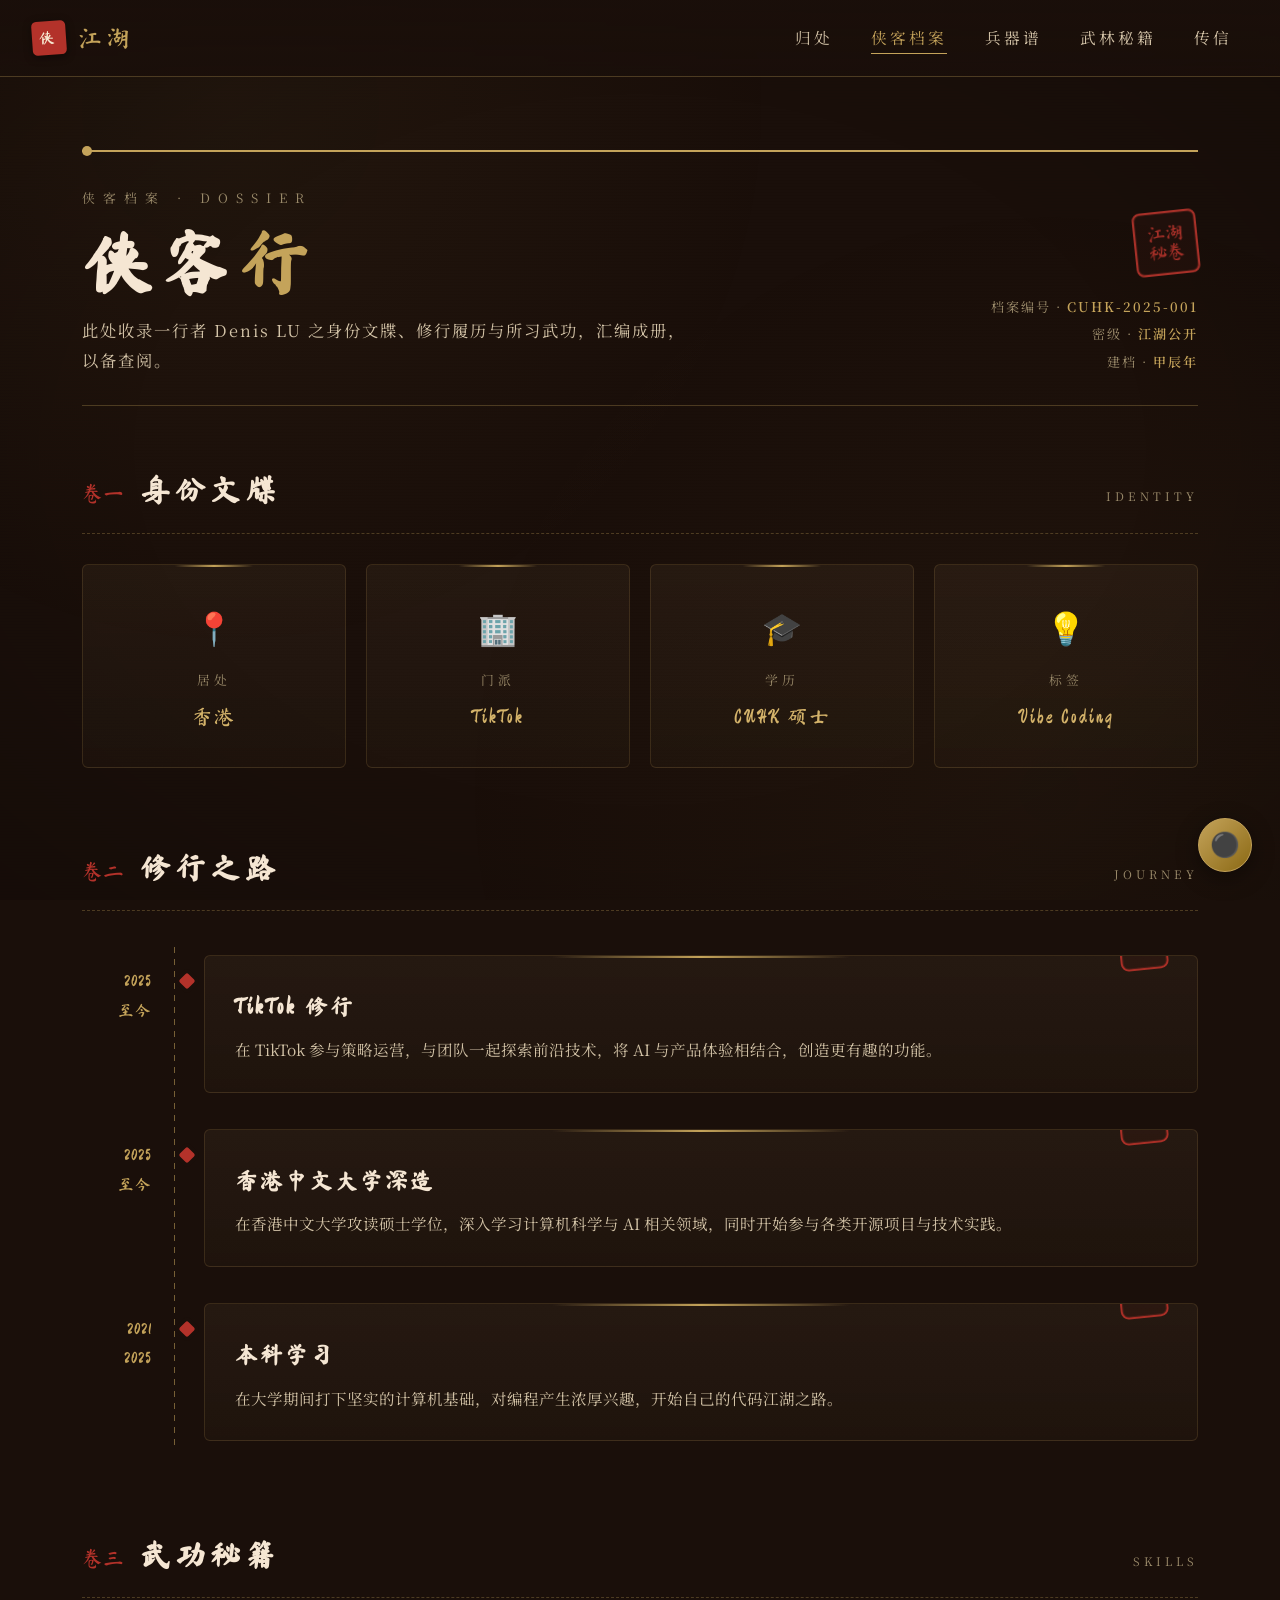
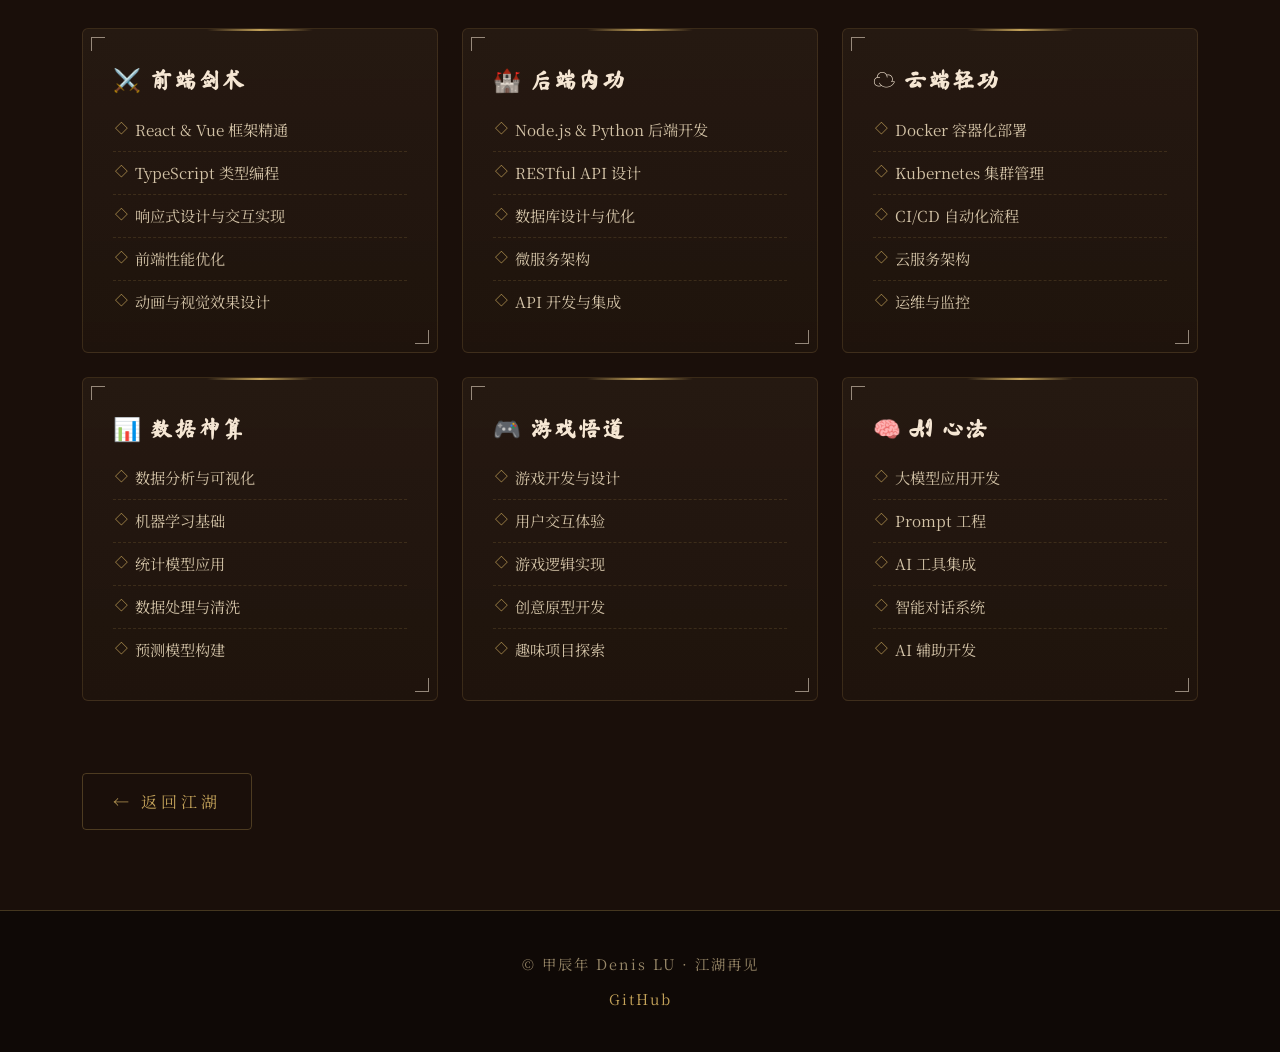
<file: about.html>
<!DOCTYPE html>
<html lang="zh-CN">
<head>
    <meta charset="UTF-8">
    <meta name="viewport" content="width=device-width, initial-scale=1.0">
    <title>侠客档案 · Denis LU</title>
    <meta name="description" content="Denis LU 侠客档案 —— 身份文牒、修行之路、武功秘籍。">
    <link rel="preconnect" href="https://fonts.googleapis.com">
    <link rel="preconnect" href="https://fonts.gstatic.com" crossorigin>
    <link href="https://fonts.googleapis.com/css2?family=Ma+Shan+Zheng&family=Noto+Serif+SC:wght@400;600;700;900&display=swap" rel="stylesheet">
    <link rel="stylesheet" href="wuxia.css">
    <style>
        /* 身份文牒 */
        .id-grid { display: grid; grid-template-columns: repeat(4, 1fr); gap: 20px; }
        .id-card { text-align: center; padding: 32px 18px; }
        .id-card .ic { font-size: 2rem; margin-bottom: 12px; }
        .id-card .lab { font-size: .8rem; letter-spacing: 4px; color: var(--text-muted); margin-bottom: 6px; }
        .id-card .val { font-family: var(--font-brush); font-size: 1.25rem; color: var(--primary-light); letter-spacing: 2px; }

        /* 档案时间轴 */
        .dossier-timeline { position: relative; padding-left: 8px; }
        .dossier-timeline::before {
            content: ''; position: absolute; left: 92px; top: 6px; bottom: 6px;
            width: 1px;
            background: repeating-linear-gradient(var(--primary) 0 6px, transparent 6px 12px);
            opacity: .55;
        }
        .tl-item { position: relative; display: grid; grid-template-columns: 80px 34px 1fr; gap: 0; margin-bottom: 8px; }
        .tl-date {
            font-family: var(--font-brush); color: var(--primary); font-size: .98rem;
            text-align: right; padding-right: 18px; padding-top: 26px; letter-spacing: 1px;
        }
        .tl-node { position: relative; padding-top: 30px; }
        .tl-node::before {
            content: ''; position: absolute; top: 34px; left: 50%; transform: translateX(-50%);
            width: 12px; height: 12px; background: var(--seal); border-radius: 2px;
            transform: translateX(-50%) rotate(45deg);
            box-shadow: 0 0 0 4px var(--bg-primary);
        }
        .tl-card { margin: 14px 0; }
        .tl-card h3 { font-family: var(--font-brush); font-size: 1.4rem; letter-spacing: 3px; color: var(--text-primary); margin-bottom: 8px; }
        .tl-card p { color: var(--text-secondary); font-size: .97rem; }
        .tl-stamp { float: right; width: 48px; height: 48px; font-size: .85rem; margin-top: -64px; }

        /* 武功秘籍卡 */
        .kungfu ul { list-style: none; margin-top: 8px; }
        .kungfu li {
            position: relative; padding: 7px 0 7px 22px;
            color: var(--text-secondary); font-size: .95rem;
            border-bottom: 1px dashed var(--paper-edge);
        }
        .kungfu li:last-child { border-bottom: none; }
        .kungfu li::before {
            content: '◇'; position: absolute; left: 2px; color: var(--primary); font-size: .8rem;
        }
        .kungfu h3 { display: flex; align-items: center; gap: 10px; font-family: var(--font-brush); font-size: 1.4rem; letter-spacing: 2px; color: var(--text-primary); }

        .back-row { margin-top: 20px; }
        @media (max-width: 860px) {
            .id-grid { grid-template-columns: repeat(2, 1fr); }
            .dossier-timeline::before { left: 22px; }
            .tl-item { grid-template-columns: 0 46px 1fr; }
            .tl-date { grid-column: 3; text-align: left; padding: 0 0 0 0; padding-top: 0; margin-bottom: 2px; color: var(--seal); }
            .tl-node { padding-top: 26px; }
            .tl-stamp { margin-top: -54px; }
        }
    </style>
</head>
<body>
    <nav class="nav">
        <div class="nav-inner">
            <a class="brand" href="index.html"><span class="brand-seal">侠</span>江湖</a>
            <button class="nav-toggle" id="navToggle" aria-label="菜单"><span></span><span></span><span></span></button>
            <ul class="nav-links" id="navLinks">
                <li><a href="index.html">归处</a></li>
                <li><a href="about.html" class="active">侠客档案</a></li>
                <li><a href="projects.html">兵器谱</a></li>
                <li><a href="blog.html">武林秘籍</a></li>
                <li><a href="index.html#contact">传信</a></li>
            </ul>
        </div>
    </nav>

    <main class="archive">
        <!-- 档案封面 -->
        <header class="archive-head">
            <div>
                <div class="archive-kicker">侠客档案 · DOSSIER</div>
                <h1 class="archive-title">侠客<span class="accent">行</span></h1>
                <p class="archive-sub">此处收录一行者 Denis LU 之身份文牒、修行履历与所习武功，汇编成册，以备查阅。</p>
            </div>
            <div style="display:flex;flex-direction:column;align-items:flex-end;gap:18px;">
                <div class="seal seal-stamp">江湖<br>秘卷</div>
                <div class="archive-meta">
                    档案编号 · <b>CUHK-2025-001</b><br>
                    密级 · <b>江湖公开</b><br>
                    建档 · <b>甲辰年</b>
                </div>
            </div>
        </header>

        <!-- 卷一 · 身份文牒 -->
        <section class="volume">
            <div class="volume-head reveal">
                <span class="volume-no">卷一</span>
                <h2 class="volume-title">身份文牒</h2>
                <span class="volume-en">Identity</span>
            </div>
            <div class="id-grid">
                <div class="file-card id-card reveal"><div class="ic">📍</div><div class="lab">居处</div><div class="val">香港</div></div>
                <div class="file-card id-card reveal reveal-d1"><div class="ic">🏢</div><div class="lab">门派</div><div class="val">TikTok</div></div>
                <div class="file-card id-card reveal reveal-d2"><div class="ic">🎓</div><div class="lab">学历</div><div class="val">CUHK 硕士</div></div>
                <div class="file-card id-card reveal reveal-d3"><div class="ic">💡</div><div class="lab">标签</div><div class="val">Vibe Coding</div></div>
            </div>
        </section>

        <!-- 卷二 · 修行之路 -->
        <section class="volume">
            <div class="volume-head reveal">
                <span class="volume-no">卷二</span>
                <h2 class="volume-title">修行之路</h2>
                <span class="volume-en">Journey</span>
            </div>
            <div class="dossier-timeline">
                <div class="tl-item reveal">
                    <div class="tl-date">2025<br>至今</div>
                    <div class="tl-node"></div>
                    <div class="file-card tl-card">
                        <div class="seal tl-stamp">验讫</div>
                        <h3>TikTok 修行</h3>
                        <p>在 TikTok 参与策略运营，与团队一起探索前沿技术，将 AI 与产品体验相结合，创造更有趣的功能。</p>
                    </div>
                </div>
                <div class="tl-item reveal">
                    <div class="tl-date">2025<br>至今</div>
                    <div class="tl-node"></div>
                    <div class="file-card tl-card">
                        <div class="seal tl-stamp">验讫</div>
                        <h3>香港中文大学深造</h3>
                        <p>在香港中文大学攻读硕士学位，深入学习计算机科学与 AI 相关领域，同时开始参与各类开源项目与技术实践。</p>
                    </div>
                </div>
                <div class="tl-item reveal">
                    <div class="tl-date">2021<br>2025</div>
                    <div class="tl-node"></div>
                    <div class="file-card tl-card">
                        <div class="seal tl-stamp">验讫</div>
                        <h3>本科学习</h3>
                        <p>在大学期间打下坚实的计算机基础，对编程产生浓厚兴趣，开始自己的代码江湖之路。</p>
                    </div>
                </div>
            </div>
        </section>

        <!-- 卷三 · 武功秘籍 -->
        <section class="volume">
            <div class="volume-head reveal">
                <span class="volume-no">卷三</span>
                <h2 class="volume-title">武功秘籍</h2>
                <span class="volume-en">Skills</span>
            </div>
            <div class="grid grid-3">
                <div class="file-card kungfu reveal">
                    <span class="tick tl"></span><span class="tick br"></span>
                    <h3>⚔️ 前端剑术</h3>
                    <ul>
                        <li>React &amp; Vue 框架精通</li>
                        <li>TypeScript 类型编程</li>
                        <li>响应式设计与交互实现</li>
                        <li>前端性能优化</li>
                        <li>动画与视觉效果设计</li>
                    </ul>
                </div>
                <div class="file-card kungfu reveal reveal-d1">
                    <span class="tick tl"></span><span class="tick br"></span>
                    <h3>🏰 后端内功</h3>
                    <ul>
                        <li>Node.js &amp; Python 后端开发</li>
                        <li>RESTful API 设计</li>
                        <li>数据库设计与优化</li>
                        <li>微服务架构</li>
                        <li>API 开发与集成</li>
                    </ul>
                </div>
                <div class="file-card kungfu reveal reveal-d2">
                    <span class="tick tl"></span><span class="tick br"></span>
                    <h3>☁️ 云端轻功</h3>
                    <ul>
                        <li>Docker 容器化部署</li>
                        <li>Kubernetes 集群管理</li>
                        <li>CI/CD 自动化流程</li>
                        <li>云服务架构</li>
                        <li>运维与监控</li>
                    </ul>
                </div>
                <div class="file-card kungfu reveal">
                    <span class="tick tl"></span><span class="tick br"></span>
                    <h3>📊 数据神算</h3>
                    <ul>
                        <li>数据分析与可视化</li>
                        <li>机器学习基础</li>
                        <li>统计模型应用</li>
                        <li>数据处理与清洗</li>
                        <li>预测模型构建</li>
                    </ul>
                </div>
                <div class="file-card kungfu reveal reveal-d1">
                    <span class="tick tl"></span><span class="tick br"></span>
                    <h3>🎮 游戏悟道</h3>
                    <ul>
                        <li>游戏开发与设计</li>
                        <li>用户交互体验</li>
                        <li>游戏逻辑实现</li>
                        <li>创意原型开发</li>
                        <li>趣味项目探索</li>
                    </ul>
                </div>
                <div class="file-card kungfu reveal reveal-d2">
                    <span class="tick tl"></span><span class="tick br"></span>
                    <h3>🧠 AI 心法</h3>
                    <ul>
                        <li>大模型应用开发</li>
                        <li>Prompt 工程</li>
                        <li>AI 工具集成</li>
                        <li>智能对话系统</li>
                        <li>AI 辅助开发</li>
                    </ul>
                </div>
            </div>
        </section>

        <div class="back-row reveal">
            <a class="btn btn-ghost" href="index.html">← 返回江湖</a>
        </div>
    </main>

    <footer class="footer">
        <p>&copy; 甲辰年 Denis LU · 江湖再见</p>
        <p style="margin-top:8px;"><a href="https://github.com/lccuhk" target="_blank" rel="noopener noreferrer">GitHub</a></p>
    </footer>

    <script src="theme-manager.js"></script>
    <script>
        const navToggle = document.getElementById('navToggle');
        const navLinks = document.getElementById('navLinks');
        navToggle.addEventListener('click', () => navLinks.classList.toggle('open'));
        navLinks.querySelectorAll('a').forEach(a => a.addEventListener('click', () => navLinks.classList.remove('open')));

        const io = new IntersectionObserver((entries) => {
            entries.forEach(en => { if (en.isIntersecting) { en.target.classList.add('in'); io.unobserve(en.target); } });
        }, { threshold: 0.12 });
        document.querySelectorAll('.reveal').forEach(el => io.observe(el));
    </script>
</body>
</html>
</file>
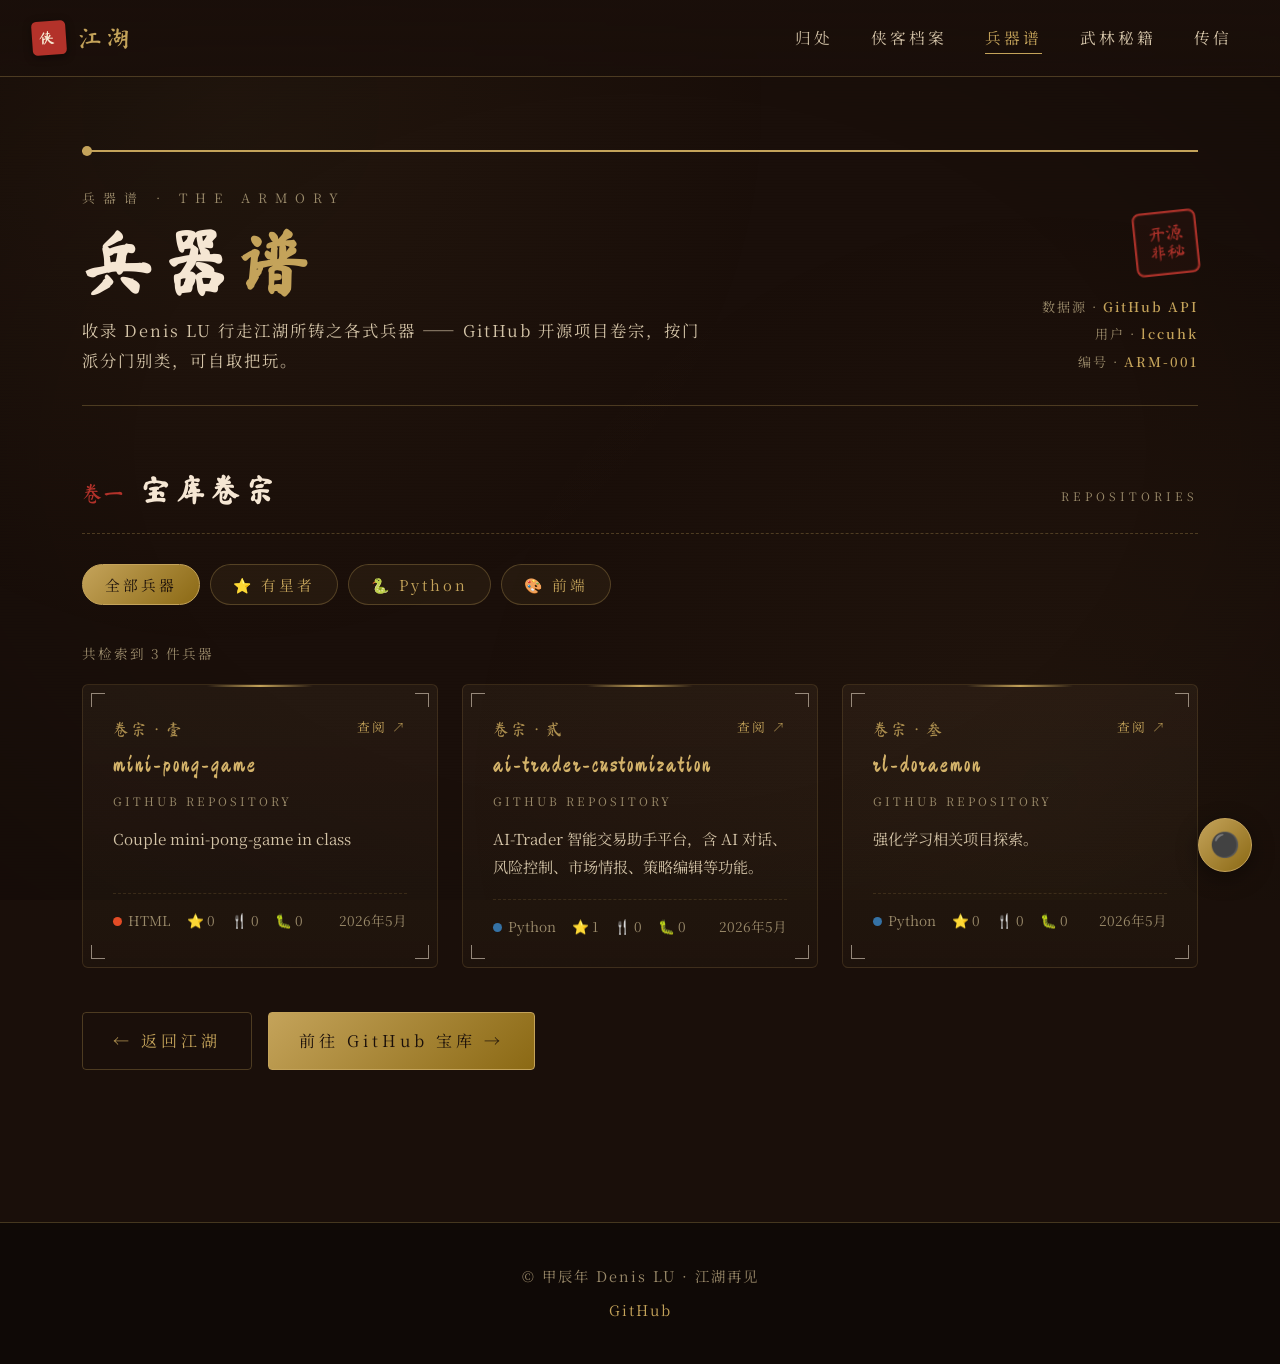
<file: projects.html>
<!DOCTYPE html>
<html lang="zh-CN">
<head>
    <meta charset="UTF-8">
    <meta name="viewport" content="width=device-width, initial-scale=1.0">
    <title>兵器谱 · Denis LU 的 GitHub 宝库</title>
    <meta name="description" content="Denis LU 的兵器谱档案馆 —— GitHub 开源项目卷宗一览。">
    <link rel="preconnect" href="https://fonts.googleapis.com">
    <link rel="preconnect" href="https://fonts.gstatic.com" crossorigin>
    <link href="https://fonts.googleapis.com/css2?family=Ma+Shan+Zheng&family=Noto+Serif+SC:wght@400;600;700;900&display=swap" rel="stylesheet">
    <link rel="stylesheet" href="wuxia.css">
    <style>
        /* 检索条 */
        .filters { display: flex; flex-wrap: wrap; gap: 10px; margin-bottom: 36px; }
        .chip {
            font-family: var(--font-kai);
            padding: 9px 22px; letter-spacing: 3px; font-size: .92rem;
            color: var(--primary); background: rgba(196,163,90,.07);
            border: 1px solid var(--border-color); border-radius: 30px;
            cursor: pointer; transition: all .28s ease;
        }
        .chip:hover { transform: translateY(-2px); border-color: var(--primary); }
        .chip.active {
            color: var(--bg-primary);
            background: linear-gradient(135deg, var(--primary), var(--primary-dark));
            border-color: var(--primary);
        }
        /* 兵器卷宗 */
        .weapon { display: block; color: inherit; }
        .weapon-top { display: flex; align-items: flex-start; justify-content: space-between; gap: 14px; }
        .weapon-name { font-family: var(--font-brush); font-size: 1.45rem; letter-spacing: 2px; color: var(--primary-light); }
        .weapon-cat { font-size: .72rem; letter-spacing: 3px; color: var(--text-muted); margin: 4px 0 12px; text-transform: uppercase; }
        .weapon-desc { color: var(--text-secondary); font-size: .95rem; min-height: 50px; }
        .weapon-foot {
            display: flex; align-items: center; gap: 16px; flex-wrap: wrap;
            margin-top: 18px; padding-top: 14px; border-top: 1px dashed var(--paper-edge);
            font-size: .85rem; color: var(--text-muted);
        }
        .lang-dot { display: inline-block; width: 9px; height: 9px; border-radius: 50%; margin-right: 6px; }
        .weapon-date { margin-left: auto; }
        .count-note { color: var(--text-muted); font-size: .85rem; letter-spacing: 2px; margin-bottom: 18px; }
        .external { color: var(--primary); font-size: .8rem; letter-spacing: 2px; }
        .back-row { margin-top: 44px; }
    </style>
</head>
<body>
    <nav class="nav">
        <div class="nav-inner">
            <a class="brand" href="index.html"><span class="brand-seal">侠</span>江湖</a>
            <button class="nav-toggle" id="navToggle" aria-label="菜单"><span></span><span></span><span></span></button>
            <ul class="nav-links" id="navLinks">
                <li><a href="index.html">归处</a></li>
                <li><a href="about.html">侠客档案</a></li>
                <li><a href="projects.html" class="active">兵器谱</a></li>
                <li><a href="blog.html">武林秘籍</a></li>
                <li><a href="index.html#contact">传信</a></li>
            </ul>
        </div>
    </nav>

    <main class="archive">
        <header class="archive-head">
            <div>
                <div class="archive-kicker">兵器谱 · THE ARMORY</div>
                <h1 class="archive-title">兵器<span class="accent">谱</span></h1>
                <p class="archive-sub">收录 Denis LU 行走江湖所铸之各式兵器 —— GitHub 开源项目卷宗，按门派分门别类，可自取把玩。</p>
            </div>
            <div style="display:flex;flex-direction:column;align-items:flex-end;gap:18px;">
                <div class="seal seal-stamp">开源<br>非秘</div>
                <div class="archive-meta">
                    数据源 · <b>GitHub API</b><br>
                    用户 · <b>lccuhk</b><br>
                    编号 · <b>ARM-001</b>
                </div>
            </div>
        </header>

        <section class="volume">
            <div class="volume-head reveal">
                <span class="volume-no">卷一</span>
                <h2 class="volume-title">宝库卷宗</h2>
                <span class="volume-en">Repositories</span>
            </div>

            <div class="filters reveal" id="filters">
                <button class="chip active" data-filter="all">全部兵器</button>
                <button class="chip" data-filter="starred">⭐ 有星者</button>
                <button class="chip" data-filter="python">🐍 Python</button>
                <button class="chip" data-filter="frontend">🎨 前端</button>
            </div>
            <p class="count-note" id="countNote"></p>

            <div class="grid grid-auto" id="repoGrid">
                <div class="loading" style="grid-column:1/-1;"><div class="spinner"></div>正在调取宝库卷宗…</div>
            </div>

            <div class="back-row reveal">
                <a class="btn btn-ghost" href="index.html">← 返回江湖</a>
                <a class="btn" href="https://github.com/lccuhk" target="_blank" rel="noopener noreferrer" style="margin-left:12px;">前往 GitHub 宝库 →</a>
            </div>
        </section>
    </main>

    <footer class="footer">
        <p>&copy; 甲辰年 Denis LU · 江湖再见</p>
        <p style="margin-top:8px;"><a href="https://github.com/lccuhk" target="_blank" rel="noopener noreferrer">GitHub</a></p>
    </footer>

    <script src="theme-manager.js"></script>
    <script>
        // 移动端菜单
        const navToggle = document.getElementById('navToggle');
        const navLinks = document.getElementById('navLinks');
        navToggle.addEventListener('click', () => navLinks.classList.toggle('open'));
        navLinks.querySelectorAll('a').forEach(a => a.addEventListener('click', () => navLinks.classList.remove('open')));

        // 滚动入场
        const io = new IntersectionObserver((entries) => {
            entries.forEach(en => { if (en.isIntersecting) { en.target.classList.add('in'); io.unobserve(en.target); } });
        }, { threshold: 0.08 });
        document.querySelectorAll('.reveal').forEach(el => io.observe(el));

        // ---------- 兵器谱数据 ----------
        const languageColors = {
            Python:'#3572A5', JavaScript:'#f1e05a', HTML:'#e34c26', TypeScript:'#3178c6',
            Vue:'#41b883', CSS:'#563d7c', Java:'#b07219', 'C++':'#f34b7d', C:'#555555',
            'Jupyter Notebook':'#DA5B0B', Shell:'#89e051', default:'#9a8a6a'
        };
        const FRONT_LANGS = ['HTML','JavaScript','TypeScript','Vue','CSS','SCSS','Shell'];
        const CN = ['壹','贰','叁','肆','伍','陆','柒','捌','玖','拾'];
        const cnNo = i => CN[i] || (i + 1);

        const MOCK = [
            { name:'mini-pong-game', description:'Couple mini-pong-game in class', html_url:'https://github.com/lccuhk/mini-pong-game', language:'HTML', stargazers_count:0, forks_count:0, open_issues_count:0, updated_at:'2026-05-31T10:13:23Z' },
            { name:'ai-trader-customization', description:'AI-Trader 智能交易助手平台，含 AI 对话、风险控制、市场情报、策略编辑等功能。', html_url:'https://github.com/lccuhk/ai-trader-customization', language:'Python', stargazers_count:1, forks_count:0, open_issues_count:0, updated_at:'2026-05-31T09:17:07Z' },
            { name:'rl-doraemon', description:'强化学习相关项目探索。', html_url:'https://github.com/lccuhk/rl-doraemon', language:'Python', stargazers_count:0, forks_count:0, open_issues_count:0, updated_at:'2026-05-20T08:00:00Z' }
        ];

        let allProjects = [];
        let currentFilter = 'all';

        function esc(s){ return String(s == null ? '' : s).replace(/[&<>"]/g, c => ({'&':'&amp;','<':'&lt;','>':'&gt;','"':'&quot;'}[c])); }
        function fmtDate(d){ try { return new Date(d).toLocaleDateString('zh-CN',{year:'numeric',month:'short'}); } catch(e){ return ''; } }

        function renderProjects(list) {
            const grid = document.getElementById('repoGrid');
            document.getElementById('countNote').textContent = `共检索到 ${list.length} 件兵器`;
            if (!list.length) {
                grid.innerHTML = '<p class="muted" style="grid-column:1/-1;text-align:center;padding:40px;">此门暂无兵器</p>';
                return;
            }
            grid.innerHTML = list.map((p, i) => `
                <a class="file-card weapon reveal" href="${esc(p.html_url)}" target="_blank" rel="noopener noreferrer">
                    <span class="tick tl"></span><span class="tick tr"></span><span class="tick bl"></span><span class="tick br"></span>
                    <div class="weapon-top">
                        <div>
                            <div class="file-no">卷宗 · ${cnNo(i)}</div>
                            <div class="weapon-name">${esc(p.name)}</div>
                        </div>
                        <span class="external">查阅 ↗</span>
                    </div>
                    <div class="weapon-cat">GitHub Repository</div>
                    <p class="weapon-desc">${esc(p.description || '暂无描述')}</p>
                    <div class="weapon-foot">
                        <span><span class="lang-dot" style="background:${languageColors[p.language] || languageColors.default}"></span>${esc(p.language || '未知')}</span>
                        <span>⭐ ${p.stargazers_count || 0}</span>
                        <span>🍴 ${p.forks_count || 0}</span>
                        <span>🐛 ${p.open_issues_count || 0}</span>
                        <span class="weapon-date">${fmtDate(p.updated_at)}</span>
                    </div>
                </a>`).join('');
            grid.querySelectorAll('.reveal').forEach(el => io.observe(el));
        }

        function applyFilter(filter) {
            currentFilter = filter;
            let list = allProjects;
            if (filter === 'starred') list = allProjects.filter(p => (p.stargazers_count || 0) > 0);
            else if (filter === 'python') list = allProjects.filter(p => p.language === 'Python');
            else if (filter === 'frontend') list = allProjects.filter(p => FRONT_LANGS.includes(p.language));
            renderProjects(list);
        }

        document.getElementById('filters').addEventListener('click', (e) => {
            const btn = e.target.closest('.chip');
            if (!btn) return;
            document.querySelectorAll('.chip').forEach(b => b.classList.remove('active'));
            btn.classList.add('active');
            applyFilter(btn.dataset.filter);
        });

        fetch('https://api.github.com/users/lccuhk/repos?per_page=100&sort=updated')
            .then(r => { if (!r.ok) throw new Error('api'); return r.json(); })
            .then(data => {
                if (Array.isArray(data) && data.length) { allProjects = data; }
                else { allProjects = MOCK; }
                applyFilter(currentFilter);
            })
            .catch(() => { allProjects = MOCK; applyFilter(currentFilter); });
    </script>
</body>
</html>
</file>
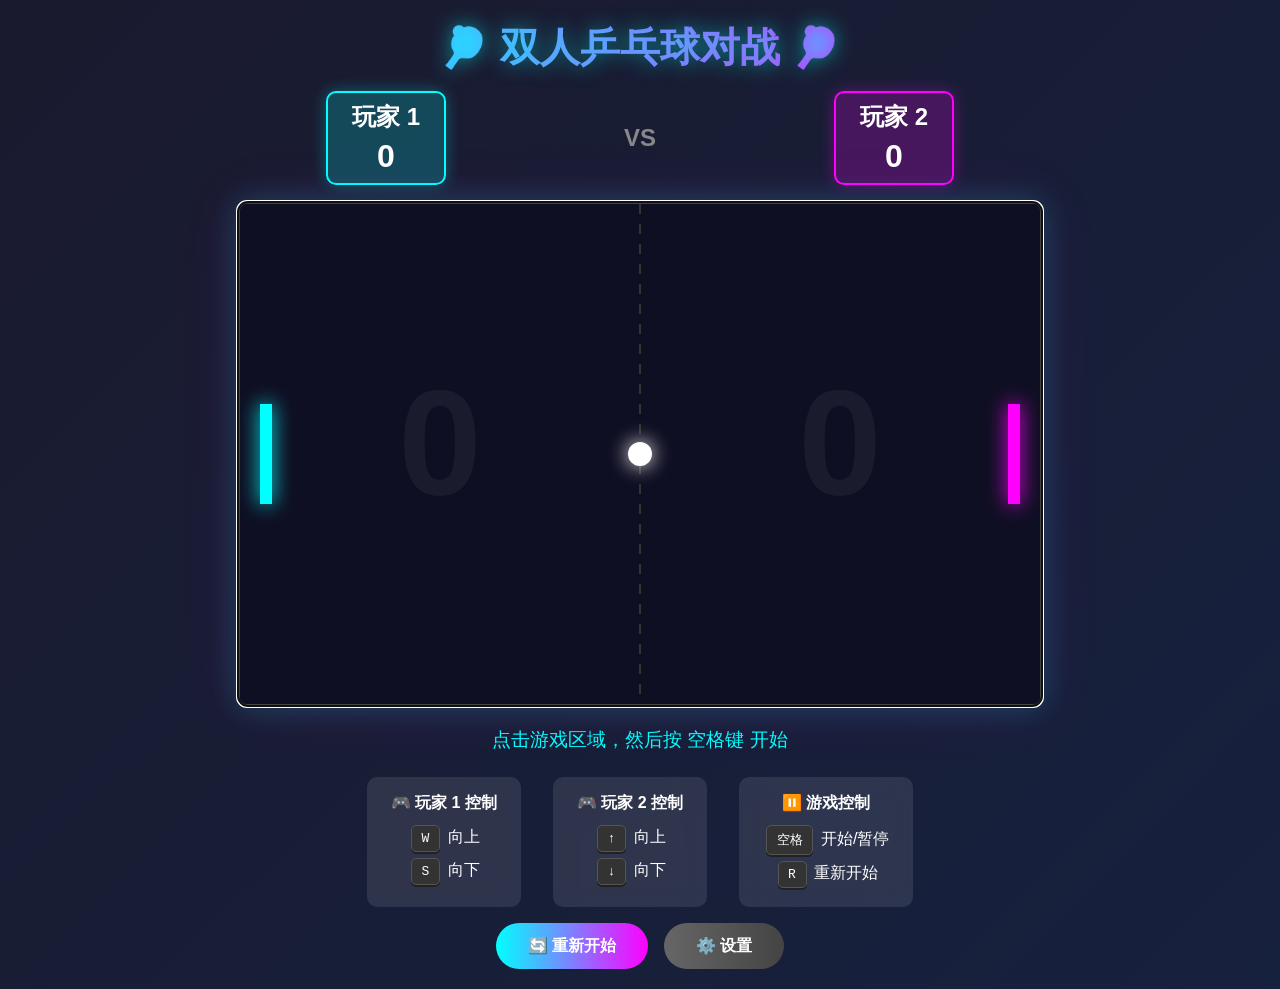
<file: games/pong_game.html>
<!DOCTYPE html>
<html lang="zh-CN">
<head>
    <meta charset="UTF-8">
    <meta name="viewport" content="width=device-width, initial-scale=1.0">
    <title>双人乒乓球对战</title>
    <style>
        * {
            margin: 0;
            padding: 0;
            box-sizing: border-box;
        }

        body {
            background: linear-gradient(135deg, #1a1a2e 0%, #16213e 100%);
            min-height: 100vh;
            display: flex;
            flex-direction: column;
            align-items: center;
            justify-content: center;
            font-family: 'Segoe UI', Tahoma, Geneva, Verdana, sans-serif;
            color: white;
            overflow-y: auto;
            overflow-x: hidden;
            padding: 20px 0;
        }

        .game-container {
            text-align: center;
        }

        h1 {
            font-size: 2.5rem;
            margin-bottom: 1rem;
            text-shadow: 0 0 20px rgba(0, 255, 255, 0.5);
            background: linear-gradient(90deg, #00ffff, #ff00ff);
            -webkit-background-clip: text;
            -webkit-text-fill-color: transparent;
            background-clip: text;
        }

        .scoreboard {
            display: flex;
            justify-content: space-around;
            align-items: center;
            margin-bottom: 1rem;
            font-size: 1.5rem;
            font-weight: bold;
        }

        .player {
            padding: 0.5rem 1.5rem;
            border-radius: 10px;
            min-width: 120px;
        }

        .player1 {
            background: rgba(0, 255, 255, 0.2);
            border: 2px solid #00ffff;
            box-shadow: 0 0 15px rgba(0, 255, 255, 0.3);
        }

        .player2 {
            background: rgba(255, 0, 255, 0.2);
            border: 2px solid #ff00ff;
            box-shadow: 0 0 15px rgba(255, 0, 255, 0.3);
        }

        .score {
            font-size: 2rem;
            margin-top: 0.3rem;
        }

        .vs {
            font-size: 1.5rem;
            color: #888;
        }

        #gameCanvas {
            border: 3px solid #444;
            border-radius: 10px;
            box-shadow: 0 0 30px rgba(0, 255, 255, 0.2), 0 0 60px rgba(255, 0, 255, 0.1);
            background: #0f0f23;
        }

        .controls {
            margin-top: 1.5rem;
            display: flex;
            gap: 2rem;
            flex-wrap: wrap;
            justify-content: center;
        }

        .control-info {
            background: rgba(255, 255, 255, 0.1);
            padding: 1rem 1.5rem;
            border-radius: 10px;
            backdrop-filter: blur(10px);
        }

        .control-info h3 {
            margin-bottom: 0.5rem;
            font-size: 1rem;
        }

        .key {
            display: inline-block;
            background: #333;
            padding: 0.3rem 0.6rem;
            border-radius: 5px;
            margin: 0.2rem;
            font-family: monospace;
            border: 1px solid #555;
            box-shadow: 0 2px 0 #222;
        }

        .game-status {
            margin-top: 1rem;
            font-size: 1.2rem;
            min-height: 1.5rem;
            color: #00ffff;
        }

        .winner {
            font-size: 2rem;
            color: #ffd700;
            text-shadow: 0 0 20px rgba(255, 215, 0, 0.5);
            animation: pulse 1s infinite;
        }

        @keyframes pulse {
            0%, 100% { transform: scale(1); }
            50% { transform: scale(1.05); }
        }

        .button-group {
            display: flex;
            gap: 1rem;
            justify-content: center;
            margin-top: 1rem;
        }

        button {
            padding: 0.8rem 2rem;
            font-size: 1rem;
            background: linear-gradient(90deg, #00ffff, #ff00ff);
            border: none;
            border-radius: 25px;
            color: white;
            font-weight: bold;
            cursor: pointer;
            transition: transform 0.2s, box-shadow 0.2s;
        }

        button:hover {
            transform: scale(1.05);
            box-shadow: 0 0 20px rgba(0, 255, 255, 0.5);
        }

        button:active {
            transform: scale(0.98);
        }

        button.secondary {
            background: linear-gradient(90deg, #666, #444);
        }

        button.secondary:hover {
            box-shadow: 0 0 20px rgba(255, 255, 255, 0.3);
        }

        .settings-panel {
            position: fixed;
            top: 50%;
            left: 50%;
            transform: translate(-50%, -50%);
            background: rgba(20, 20, 40, 0.95);
            padding: 2rem;
            border-radius: 15px;
            border: 2px solid #00ffff;
            box-shadow: 0 0 30px rgba(0, 255, 255, 0.3);
            z-index: 100;
            display: none;
            min-width: 300px;
        }

        .settings-panel.active {
            display: block;
            animation: fadeIn 0.3s ease;
        }

        @keyframes fadeIn {
            from { opacity: 0; transform: translate(-50%, -50%) scale(0.9); }
            to { opacity: 1; transform: translate(-50%, -50%) scale(1); }
        }

        .settings-panel h2 {
            margin-bottom: 1.5rem;
            color: #00ffff;
        }

        .setting-item {
            margin-bottom: 1.5rem;
            text-align: left;
        }

        .setting-item label {
            display: block;
            margin-bottom: 0.5rem;
            font-size: 1rem;
        }

        .setting-item select {
            width: 100%;
            padding: 0.5rem;
            border-radius: 8px;
            border: 2px solid #444;
            background: #1a1a2e;
            color: white;
            font-size: 1rem;
            cursor: pointer;
        }

        .setting-item select:focus {
            outline: none;
            border-color: #00ffff;
        }

        .setting-item .toggle {
            display: flex;
            align-items: center;
            gap: 1rem;
        }

        .toggle-switch {
            position: relative;
            width: 50px;
            height: 25px;
            background: #444;
            border-radius: 25px;
            cursor: pointer;
            transition: background 0.3s;
        }

        .toggle-switch.active {
            background: linear-gradient(90deg, #00ffff, #ff00ff);
        }

        .toggle-switch::after {
            content: '';
            position: absolute;
            width: 21px;
            height: 21px;
            background: white;
            border-radius: 50%;
            top: 2px;
            left: 2px;
            transition: transform 0.3s;
        }

        .toggle-switch.active::after {
            transform: translateX(25px);
        }

        .overlay {
            position: fixed;
            top: 0;
            left: 0;
            width: 100%;
            height: 100%;
            background: rgba(0, 0, 0, 0.7);
            z-index: 99;
            display: none;
        }

        .overlay.active {
            display: block;
        }

        .countdown {
            position: absolute;
            top: 50%;
            left: 50%;
            transform: translate(-50%, -50%);
            font-size: 8rem;
            font-weight: bold;
            color: #00ffff;
            text-shadow: 0 0 30px rgba(0, 255, 255, 0.8);
            pointer-events: none;
            opacity: 0;
            z-index: 10;
        }

        .countdown.show {
            animation: countdownPop 1s ease-out;
        }

        @keyframes countdownPop {
            0% { opacity: 0; transform: translate(-50%, -50%) scale(2); }
            20% { opacity: 1; transform: translate(-50%, -50%) scale(1); }
            80% { opacity: 1; transform: translate(-50%, -50%) scale(1); }
            100% { opacity: 0; transform: translate(-50%, -50%) scale(0.5); }
        }

        .canvas-wrapper {
            position: relative;
            display: inline-block;
        }

        @media (max-width: 900px) {
            h1 {
                font-size: 1.8rem;
            }

            #gameCanvas {
                width: 100%;
                max-width: 600px;
                height: auto;
            }

            .scoreboard {
                font-size: 1.2rem;
            }

            .player {
                padding: 0.3rem 1rem;
                min-width: 100px;
            }

            .score {
                font-size: 1.5rem;
            }

            .controls {
                gap: 1rem;
            }

            .control-info {
                padding: 0.8rem 1rem;
            }

            .countdown {
                font-size: 5rem;
            }
        }

        @media (max-width: 600px) {
            h1 {
                font-size: 1.4rem;
            }

            .scoreboard {
                font-size: 1rem;
                gap: 0.5rem;
            }

            .player {
                min-width: 80px;
            }

            .vs {
                font-size: 1rem;
            }

            .controls {
                flex-direction: column;
                gap: 0.5rem;
            }

            .control-info {
                padding: 0.5rem 1rem;
            }

            .countdown {
                font-size: 3rem;
            }

            button {
                padding: 0.6rem 1.5rem;
                font-size: 0.9rem;
            }
        }
    </style>
</head>
<body>
    <div class="game-container">
        <h1>🏓 双人乒乓球对战 🏓</h1>
        
        <div class="scoreboard">
            <div class="player player1">
                <div>玩家 1</div>
                <div class="score" id="score1">0</div>
            </div>
            <div class="vs">VS</div>
            <div class="player player2">
                <div>玩家 2</div>
                <div class="score" id="score2">0</div>
            </div>
        </div>

        <div class="canvas-wrapper">
            <canvas id="gameCanvas" width="800" height="500" tabindex="0"></canvas>
            <div class="countdown" id="countdown"></div>
        </div>

        <div class="game-status" id="gameStatus">点击游戏区域，然后按 空格键 开始</div>

        <div class="controls">
            <div class="control-info">
                <h3>🎮 玩家 1 控制</h3>
                <span class="key">W</span> 向上<br>
                <span class="key">S</span> 向下
            </div>
            <div class="control-info">
                <h3>🎮 玩家 2 控制</h3>
                <span class="key">↑</span> 向上<br>
                <span class="key">↓</span> 向下
            </div>
            <div class="control-info">
                <h3>⏸️ 游戏控制</h3>
                <span class="key">空格</span> 开始/暂停<br>
                <span class="key">R</span> 重新开始
            </div>
        </div>

        <div class="button-group">
            <button id="restartBtn">🔄 重新开始</button>
            <button id="settingsBtn" class="secondary">⚙️ 设置</button>
        </div>
    </div>

    <div class="overlay" id="overlay"></div>
    <div class="settings-panel" id="settingsPanel">
        <h2>⚙️ 游戏设置</h2>
        <div class="setting-item">
            <label>🏆 获胜分数</label>
            <select id="winningScore">
                <option value="3">3 分制</option>
                <option value="5" selected>5 分制</option>
                <option value="7">7 分制</option>
                <option value="11">11 分制</option>
                <option value="15">15 分制</option>
                <option value="21">21 分制</option>
            </select>
        </div>
        <div class="setting-item">
            <label>🔊 音效</label>
            <div class="toggle">
                <div class="toggle-switch active" id="soundToggle"></div>
                <span id="soundStatus">开启</span>
            </div>
        </div>
        <div class="button-group">
            <button id="saveSettings">💾 保存</button>
            <button id="closeSettings" class="secondary">❌ 关闭</button>
        </div>
    </div>

    <script>
        const canvas = document.getElementById('gameCanvas');
        const ctx = canvas.getContext('2d');
        const score1El = document.getElementById('score1');
        const score2El = document.getElementById('score2');
        const gameStatusEl = document.getElementById('gameStatus');
        const restartBtn = document.getElementById('restartBtn');
        const settingsBtn = document.getElementById('settingsBtn');
        const settingsPanel = document.getElementById('settingsPanel');
        const overlay = document.getElementById('overlay');
        const closeSettings = document.getElementById('closeSettings');
        const saveSettings = document.getElementById('saveSettings');
        const winningScoreSelect = document.getElementById('winningScore');
        const soundToggle = document.getElementById('soundToggle');
        const soundStatus = document.getElementById('soundStatus');
        const countdownEl = document.getElementById('countdown');

        let WINNING_SCORE = 5;
        let soundEnabled = true;
        const PADDLE_WIDTH = 12;
        const PADDLE_HEIGHT = 100;
        const BALL_SIZE = 12;
        const PADDLE_SPEED = 8;
        const INITIAL_BALL_SPEED = 5;

        let audioContext = null;

        function initAudio() {
            if (!audioContext) {
                audioContext = new (window.AudioContext || window.webkitAudioContext)();
            }
        }

        function playSound(frequency, duration, type = 'sine', volume = 0.3) {
            if (!soundEnabled || !audioContext) return;
            
            const oscillator = audioContext.createOscillator();
            const gainNode = audioContext.createGain();
            
            oscillator.connect(gainNode);
            gainNode.connect(audioContext.destination);
            
            oscillator.frequency.value = frequency;
            oscillator.type = type;
            
            gainNode.gain.setValueAtTime(volume, audioContext.currentTime);
            gainNode.gain.exponentialRampToValueAtTime(0.01, audioContext.currentTime + duration);
            
            oscillator.start(audioContext.currentTime);
            oscillator.stop(audioContext.currentTime + duration);
        }

        function playHitSound() {
            playSound(440, 0.1, 'square', 0.2);
        }

        function playScoreSound() {
            playSound(523, 0.15, 'sine', 0.3);
            setTimeout(() => playSound(659, 0.15, 'sine', 0.3), 100);
            setTimeout(() => playSound(784, 0.2, 'sine', 0.3), 200);
        }

        function playWinSound() {
            const notes = [523, 587, 659, 698, 784, 880, 988, 1047];
            notes.forEach((note, i) => {
                setTimeout(() => playSound(note, 0.2, 'sine', 0.3), i * 100);
            });
        }

        function playCountdownSound() {
            playSound(880, 0.1, 'sine', 0.2);
        }

        function playGoSound() {
            playSound(1047, 0.3, 'sine', 0.4);
        }

        let gameRunning = false;
        let gamePaused = false;
        let isCountingDown = false;
        let score1 = 0;
        let score2 = 0;

        let paddle1 = {
            x: 20,
            y: canvas.height / 2 - PADDLE_HEIGHT / 2,
            width: PADDLE_WIDTH,
            height: PADDLE_HEIGHT,
            dy: 0,
            color: '#00ffff',
            originalColor: '#00ffff',
            flashColor: '#ffffff',
            flashTime: 0
        };

        let paddle2 = {
            x: canvas.width - 20 - PADDLE_WIDTH,
            y: canvas.height / 2 - PADDLE_HEIGHT / 2,
            width: PADDLE_WIDTH,
            height: PADDLE_HEIGHT,
            dy: 0,
            color: '#ff00ff',
            originalColor: '#ff00ff',
            flashColor: '#ffffff',
            flashTime: 0
        };

        let ball = {
            x: canvas.width / 2,
            y: canvas.height / 2,
            size: BALL_SIZE,
            dx: INITIAL_BALL_SPEED,
            dy: INITIAL_BALL_SPEED * (Math.random() > 0.5 ? 1 : -1),
            speed: INITIAL_BALL_SPEED,
            color: '#ffffff'
        };

        let particles = [];
        let confettiParticles = [];

        class Particle {
            constructor(x, y, color) {
                this.x = x;
                this.y = y;
                this.color = color;
                this.size = Math.random() * 5 + 2;
                this.speedX = (Math.random() - 0.5) * 8;
                this.speedY = (Math.random() - 0.5) * 8;
                this.life = 1;
                this.decay = Math.random() * 0.02 + 0.02;
            }

            update() {
                this.x += this.speedX;
                this.y += this.speedY;
                this.life -= this.decay;
                this.size *= 0.98;
            }

            draw() {
                ctx.save();
                ctx.globalAlpha = this.life;
                ctx.fillStyle = this.color;
                ctx.shadowBlur = 10;
                ctx.shadowColor = this.color;
                ctx.beginPath();
                ctx.arc(this.x, this.y, this.size, 0, Math.PI * 2);
                ctx.fill();
                ctx.restore();
            }
        }

        class Confetti {
            constructor() {
                this.x = Math.random() * canvas.width;
                this.y = -20;
                this.color = ['#00ffff', '#ff00ff', '#ffff00', '#00ff00', '#ff6600', '#ff0066'][Math.floor(Math.random() * 6)];
                this.size = Math.random() * 8 + 4;
                this.speedY = Math.random() * 3 + 2;
                this.speedX = (Math.random() - 0.5) * 2;
                this.rotation = Math.random() * Math.PI * 2;
                this.rotationSpeed = (Math.random() - 0.5) * 0.2;
                this.life = 1;
            }

            update() {
                this.x += this.speedX;
                this.y += this.speedY;
                this.rotation += this.rotationSpeed;
                if (this.y > canvas.height + 20) {
                    this.life = 0;
                }
            }

            draw() {
                ctx.save();
                ctx.translate(this.x, this.y);
                ctx.rotate(this.rotation);
                ctx.fillStyle = this.color;
                ctx.shadowBlur = 5;
                ctx.shadowColor = this.color;
                ctx.fillRect(-this.size / 2, -this.size / 2, this.size, this.size / 2);
                ctx.restore();
            }
        }

        function createHitParticles(x, y, color) {
            for (let i = 0; i < 10; i++) {
                particles.push(new Particle(x, y, color));
            }
        }

        function createConfetti() {
            for (let i = 0; i < 3; i++) {
                confettiParticles.push(new Confetti());
            }
        }

        const keys = {};

        document.addEventListener('keydown', (e) => {
            const key = e.key.toLowerCase();
            keys[key] = true;
            
            if (e.key === ' ' || key === 'arrowup' || key === 'arrowdown' || key === 'w' || key === 's') {
                e.preventDefault();
            }
            
            if (e.key === ' ' && !isCountingDown) {
                initAudio();
                if (!gameRunning) {
                    startCountdown();
                } else {
                    togglePause();
                }
            }
            
            if (key === 'r') {
                resetGame();
            }
        });

        document.addEventListener('keyup', (e) => {
            keys[e.key.toLowerCase()] = false;
        });

        restartBtn.addEventListener('click', resetGame);
        
        settingsBtn.addEventListener('click', () => {
            settingsPanel.classList.add('active');
            overlay.classList.add('active');
            gamePaused = true;
        });

        closeSettings.addEventListener('click', () => {
            settingsPanel.classList.remove('active');
            overlay.classList.remove('active');
            if (gameRunning) gamePaused = false;
        });

        overlay.addEventListener('click', () => {
            settingsPanel.classList.remove('active');
            overlay.classList.remove('active');
            if (gameRunning) gamePaused = false;
        });

        soundToggle.addEventListener('click', () => {
            soundToggle.classList.toggle('active');
            soundEnabled = soundToggle.classList.contains('active');
            soundStatus.textContent = soundEnabled ? '开启' : '关闭';
            if (soundEnabled) {
                initAudio();
                playSound(440, 0.1, 'sine', 0.2);
            }
        });

        saveSettings.addEventListener('click', () => {
            WINNING_SCORE = parseInt(winningScoreSelect.value);
            settingsPanel.classList.remove('active');
            overlay.classList.remove('active');
            if (gameRunning) gamePaused = false;
            gameStatusEl.textContent = `设置已保存 - ${WINNING_SCORE} 分制`;
            setTimeout(() => {
                if (!gameRunning) {
                    gameStatusEl.textContent = '点击游戏区域，然后按 空格键 开始';
                } else if (gamePaused) {
                    gameStatusEl.textContent = '⏸️ 游戏暂停 - 按空格键继续';
                } else {
                    gameStatusEl.textContent = '游戏进行中...';
                }
            }, 2000);
        });
        
        canvas.addEventListener('click', () => {
            canvas.focus();
            initAudio();
        });
        
        window.addEventListener('load', () => {
            canvas.focus();
        });

        function startCountdown() {
            isCountingDown = true;
            gamePaused = true;
            let count = 3;
            
            const countdownStep = () => {
                if (count > 0) {
                    countdownEl.textContent = count;
                    countdownEl.classList.remove('show');
                    void countdownEl.offsetWidth;
                    countdownEl.classList.add('show');
                    playCountdownSound();
                    count--;
                    setTimeout(countdownStep, 1000);
                } else {
                    countdownEl.textContent = 'GO!';
                    countdownEl.classList.remove('show');
                    void countdownEl.offsetWidth;
                    countdownEl.classList.add('show');
                    playGoSound();
                    setTimeout(() => {
                        countdownEl.classList.remove('show');
                        isCountingDown = false;
                        gamePaused = false;
                        startGame();
                    }, 500);
                }
            };
            
            countdownStep();
        }

        function startGame() {
            gameRunning = true;
            gamePaused = false;
            gameStatusEl.textContent = '游戏进行中...';
            gameStatusEl.className = 'game-status';
        }

        function togglePause() {
            gamePaused = !gamePaused;
            if (gamePaused) {
                gameStatusEl.textContent = '⏸️ 游戏暂停 - 按空格键继续';
            } else {
                gameStatusEl.textContent = '游戏进行中...';
            }
        }

        function resetGame() {
            gameRunning = false;
            gamePaused = false;
            isCountingDown = false;
            score1 = 0;
            score2 = 0;
            particles = [];
            confettiParticles = [];
            updateScore();
            resetBall();
            resetPaddles();
            gameStatusEl.textContent = '点击游戏区域，然后按 空格键 开始';
            gameStatusEl.className = 'game-status';
        }

        function resetBall() {
            ball.x = canvas.width / 2;
            ball.y = canvas.height / 2;
            ball.speed = INITIAL_BALL_SPEED;
            ball.dx = INITIAL_BALL_SPEED * (Math.random() > 0.5 ? 1 : -1);
            ball.dy = INITIAL_BALL_SPEED * (Math.random() - 0.5) * 2;
        }

        function resetPaddles() {
            paddle1.y = canvas.height / 2 - PADDLE_HEIGHT / 2;
            paddle2.y = canvas.height / 2 - PADDLE_HEIGHT / 2;
            paddle1.flashTime = 0;
            paddle2.flashTime = 0;
        }

        function updateScore() {
            score1El.textContent = score1;
            score2El.textContent = score2;
        }

        function checkWinner() {
            if (score1 >= WINNING_SCORE) {
                gameRunning = false;
                gameStatusEl.textContent = '🎉 玩家 1 获胜！🎉';
                gameStatusEl.className = 'game-status winner';
                playWinSound();
                return true;
            }
            if (score2 >= WINNING_SCORE) {
                gameRunning = false;
                gameStatusEl.textContent = '🎉 玩家 2 获胜！🎉';
                gameStatusEl.className = 'game-status winner';
                playWinSound();
                return true;
            }
            return false;
        }

        function updatePaddles() {
            if (keys['w']) paddle1.dy = -PADDLE_SPEED;
            else if (keys['s']) paddle1.dy = PADDLE_SPEED;
            else paddle1.dy = 0;

            if (keys['arrowup']) paddle2.dy = -PADDLE_SPEED;
            else if (keys['arrowdown']) paddle2.dy = PADDLE_SPEED;
            else paddle2.dy = 0;

            paddle1.y += paddle1.dy;
            paddle2.y += paddle2.dy;

            paddle1.y = Math.max(0, Math.min(canvas.height - paddle1.height, paddle1.y));
            paddle2.y = Math.max(0, Math.min(canvas.height - paddle2.height, paddle2.y));

            if (paddle1.flashTime > 0) {
                paddle1.flashTime--;
                paddle1.color = paddle1.flashTime % 4 < 2 ? paddle1.flashColor : paddle1.originalColor;
            } else {
                paddle1.color = paddle1.originalColor;
            }

            if (paddle2.flashTime > 0) {
                paddle2.flashTime--;
                paddle2.color = paddle2.flashTime % 4 < 2 ? paddle2.flashColor : paddle2.originalColor;
            } else {
                paddle2.color = paddle2.originalColor;
            }
        }

        function updateBall() {
            ball.x += ball.dx;
            ball.y += ball.dy;

            if (ball.y - ball.size <= 0 || ball.y + ball.size >= canvas.height) {
                ball.dy *= -1;
                ball.y = ball.y - ball.size <= 0 ? ball.size : canvas.height - ball.size;
            }

            if (ball.x - ball.size <= paddle1.x + paddle1.width &&
                ball.x + ball.size >= paddle1.x &&
                ball.y >= paddle1.y &&
                ball.y <= paddle1.y + paddle1.height &&
                ball.dx < 0) {
                
                ball.dx *= -1;
                ball.speed += 0.2;
                ball.dx = ball.speed;
                
                let hitPos = (ball.y - (paddle1.y + paddle1.height / 2)) / (paddle1.height / 2);
                ball.dy = hitPos * ball.speed;
                
                ball.x = paddle1.x + paddle1.width + ball.size;
                
                paddle1.flashTime = 15;
                playHitSound();
                createHitParticles(ball.x, ball.y, paddle1.originalColor);
            }

            if (ball.x + ball.size >= paddle2.x &&
                ball.x - ball.size <= paddle2.x + paddle2.width &&
                ball.y >= paddle2.y &&
                ball.y <= paddle2.y + paddle2.height &&
                ball.dx > 0) {
                
                ball.dx *= -1;
                ball.speed += 0.2;
                ball.dx = -ball.speed;
                
                let hitPos = (ball.y - (paddle2.y + paddle2.height / 2)) / (paddle2.height / 2);
                ball.dy = hitPos * ball.speed;
                
                ball.x = paddle2.x - ball.size;
                
                paddle2.flashTime = 15;
                playHitSound();
                createHitParticles(ball.x, ball.y, paddle2.originalColor);
            }

            if (ball.x - ball.size <= 0) {
                score2++;
                updateScore();
                playScoreSound();
                if (!checkWinner()) {
                    resetBall();
                }
            }

            if (ball.x + ball.size >= canvas.width) {
                score1++;
                updateScore();
                playScoreSound();
                if (!checkWinner()) {
                    resetBall();
                }
            }
        }

        function updateParticles() {
            particles = particles.filter(p => p.life > 0);
            particles.forEach(p => p.update());
            
            confettiParticles = confettiParticles.filter(p => p.life > 0);
            confettiParticles.forEach(p => p.update());
        }

        function update() {
            if (!gameRunning || gamePaused || isCountingDown) {
                if (!gameRunning && (score1 >= WINNING_SCORE || score2 >= WINNING_SCORE)) {
                    createConfetti();
                    updateParticles();
                }
                return;
            }

            updatePaddles();
            updateBall();
            updateParticles();
        }

        function draw() {
            ctx.fillStyle = '#0f0f23';
            ctx.fillRect(0, 0, canvas.width, canvas.height);

            ctx.setLineDash([10, 10]);
            ctx.strokeStyle = '#333';
            ctx.lineWidth = 2;
            ctx.beginPath();
            ctx.moveTo(canvas.width / 2, 0);
            ctx.lineTo(canvas.width / 2, canvas.height);
            ctx.stroke();
            ctx.setLineDash([]);

            ctx.shadowBlur = 20;
            ctx.shadowColor = paddle1.color;
            ctx.fillStyle = paddle1.color;
            ctx.fillRect(paddle1.x, paddle1.y, paddle1.width, paddle1.height);

            ctx.shadowColor = paddle2.color;
            ctx.fillStyle = paddle2.color;
            ctx.fillRect(paddle2.x, paddle2.y, paddle2.width, paddle2.height);

            ctx.shadowColor = ball.color;
            ctx.fillStyle = ball.color;
            ctx.beginPath();
            ctx.arc(ball.x, ball.y, ball.size, 0, Math.PI * 2);
            ctx.fill();

            ctx.shadowBlur = 0;

            particles.forEach(p => p.draw());
            confettiParticles.forEach(p => p.draw());

            ctx.fillStyle = 'rgba(255, 255, 255, 0.05)';
            ctx.font = 'bold 150px Arial';
            ctx.textAlign = 'center';
            ctx.textBaseline = 'middle';
            ctx.fillText(score1, canvas.width / 4, canvas.height / 2);
            ctx.fillText(score2, canvas.width * 3 / 4, canvas.height / 2);
        }

        function gameLoop() {
            update();
            draw();
            requestAnimationFrame(gameLoop);
        }

        gameLoop();
    </script>
</body>
</html>
</file>
<file: wuxia.css>
/* ============================================================
   侠客江湖 · 档案馆设计系统  wuxia.css
   沉浸式 3D 武侠首页 + 档案馆式内页 共用样式
   ============================================================ */

:root {
    /* 主题变量（与 theme-manager.js / themes.json 对应，此处为防闪烁默认值：墨韵黑） */
    --primary: #c4a35a;
    --primary-dark: #8b6914;
    --primary-light: #d4b36a;
    --bg-primary: #140b07;
    --bg-secondary: #241410;
    --bg-tertiary: #3c2117;
    --text-primary: #f5e6d3;
    --text-secondary: #cdbb9e;
    --text-muted: #938163;
    --border-color: rgba(196, 163, 90, 0.28);
    --bg-overlay: rgba(0, 0, 0, 0.35);
    --bg-card: rgba(196, 163, 90, 0.06);
    --bg-nav: linear-gradient(180deg, rgba(20, 11, 7, 0.96) 0%, rgba(20, 11, 7, 0.7) 100%);
    --bg-footer: rgba(0, 0, 0, 0.45);
    --bg-pattern: none;

    /* 档案馆专用 */
    --seal: #b3322a;          /* 印章红 */
    --seal-dark: #8c231d;
    --paper: rgba(196, 163, 90, 0.045);
    --paper-edge: rgba(196, 163, 90, 0.16);
    --ink-shadow: rgba(0, 0, 0, 0.5);
    --font-kai: 'Noto Serif SC', 'Ma Shan Zheng', 'STKaiti', 'KaiTi', 'Songti SC', serif;
    --font-brush: 'Ma Shan Zheng', 'Noto Serif SC', 'STKaiti', 'KaiTi', serif;
}

* { margin: 0; padding: 0; box-sizing: border-box; }

html { scroll-behavior: smooth; }

body {
    font-family: var(--font-kai);
    background: var(--bg-primary);
    color: var(--text-primary);
    line-height: 1.85;
    min-height: 100vh;
    overflow-x: hidden;
    /* 注意：不要对 background（依赖 CSS 变量）加 transition，
       否则经自定义属性切换主题时背景会被冻结在初始值。仅过渡文字色。 */
    transition: color .4s ease;
    -webkit-font-smoothing: antialiased;
}

/* 宣纸 / 墨色纸纹底 */
body::before {
    content: '';
    position: fixed;
    inset: 0;
    pointer-events: none;
    z-index: 0;
    background-image:
        radial-gradient(circle at 18% 12%, rgba(196,163,90,0.05), transparent 42%),
        radial-gradient(circle at 82% 88%, rgba(196,163,90,0.04), transparent 46%);
}
body::after {
    content: '';
    position: fixed;
    inset: 0;
    pointer-events: none;
    z-index: 1;
    background:
        repeating-linear-gradient(0deg, rgba(0,0,0,0.0) 0 2px, rgba(0,0,0,0.05) 2px 3px),
        radial-gradient(ellipse at center, transparent 55%, var(--ink-shadow) 130%);
    opacity: .5;
    transition: opacity .5s ease;
}

a { color: var(--primary); text-decoration: none; }
img { max-width: 100%; display: block; }
::selection { background: var(--primary); color: var(--bg-primary); }

/* ============================================================
   顶部导航
   ============================================================ */
.nav {
    position: fixed;
    top: 0; left: 0; right: 0;
    z-index: 1000;
    background: var(--bg-nav);
    backdrop-filter: blur(10px);
    -webkit-backdrop-filter: blur(10px);
    border-bottom: 1px solid var(--border-color);
}
.nav-inner {
    max-width: 1280px;
    margin: 0 auto;
    padding: 16px 32px;
    display: flex;
    align-items: center;
    justify-content: space-between;
}
.brand {
    font-family: var(--font-brush);
    font-size: 1.5rem;
    letter-spacing: 4px;
    color: var(--primary);
    display: flex;
    align-items: center;
    gap: 12px;
}
.brand .brand-seal {
    display: inline-grid;
    place-items: center;
    width: 34px; height: 34px;
    background: var(--seal);
    color: #f7ead2;
    border-radius: 5px;
    font-size: 1rem;
    font-family: var(--font-brush);
    box-shadow: 0 2px 8px rgba(0,0,0,.4);
    transform: rotate(-4deg);
}
.nav-links {
    display: flex;
    gap: 6px;
    list-style: none;
}
.nav-links a {
    position: relative;
    color: var(--text-secondary);
    padding: 8px 16px;
    font-size: .98rem;
    letter-spacing: 3px;
    border-radius: 4px;
    transition: color .3s ease;
}
.nav-links a:hover { color: var(--primary-light); }
.nav-links a.active { color: var(--primary); }
.nav-links a.active::after {
    content: '';
    position: absolute;
    left: 16px; right: 16px; bottom: 2px;
    height: 1px;
    background: var(--primary);
}
.nav-toggle { display: none; }

/* ============================================================
   主题切换（theme-manager.js 注入）
   ============================================================ */
.theme-toggle {
    position: fixed;
    bottom: 28px; right: 28px;
    width: 54px; height: 54px;
    border-radius: 50%;
    background: linear-gradient(135deg, var(--primary), var(--primary-dark));
    border: 1px solid var(--primary);
    color: var(--bg-primary);
    cursor: pointer;
    display: flex; align-items: center; justify-content: center;
    font-size: 1.5rem;
    z-index: 9999;
    box-shadow: 0 6px 22px rgba(0,0,0,.4);
    transition: transform .3s ease;
}
.theme-toggle:hover { transform: scale(1.08) rotate(12deg); }

.theme-label {
    position: fixed;
    right: 90px; bottom: 42px;
    background: var(--bg-secondary);
    border: 1px solid var(--border-color);
    color: var(--text-secondary);
    padding: 4px 12px;
    border-radius: 20px;
    font-size: .8rem;
    z-index: 9998;
    opacity: 0;
    transform: translateX(10px);
    pointer-events: none;
    transition: all .3s ease;
}
.theme-toggle:hover ~ .theme-label { opacity: 1; transform: translateX(0); }

.theme-panel {
    position: fixed;
    bottom: 96px; right: 28px;
    width: 230px;
    background: var(--bg-secondary);
    border: 1px solid var(--border-color);
    border-radius: 12px;
    padding: 16px;
    z-index: 9999;
    box-shadow: 0 16px 48px rgba(0,0,0,.5);
    opacity: 0;
    transform: translateY(12px) scale(.96);
    pointer-events: none;
    transition: all .28s cubic-bezier(.2,.8,.3,1.2);
}
.theme-panel.active { opacity: 1; transform: translateY(0) scale(1); pointer-events: auto; }
.theme-panel-title {
    font-size: .85rem;
    letter-spacing: 4px;
    color: var(--text-muted);
    margin-bottom: 12px;
    text-align: center;
}
.theme-options { display: grid; grid-template-columns: 1fr 1fr; gap: 10px; }
.theme-option {
    display: flex; flex-direction: column; align-items: center; gap: 6px;
    padding: 10px 6px;
    border-radius: 8px;
    border: 1px solid transparent;
    cursor: pointer;
    transition: border-color .25s ease;
}
.theme-option:hover { background: var(--bg-card); }
.theme-option.active { border-color: var(--primary); background: var(--bg-card); }
.theme-color { width: 34px; height: 34px; border-radius: 50%; box-shadow: 0 2px 8px rgba(0,0,0,.35); }
.theme-name { font-size: .78rem; color: var(--text-secondary); letter-spacing: 1px; }

/* ============================================================
   档案馆外壳
   ============================================================ */
.archive {
    position: relative;
    z-index: 2;
    max-width: 1180px;
    margin: 0 auto;
    padding: 150px 32px 80px;
}

/* 档案封面抬头 */
.archive-head {
    position: relative;
    padding: 34px 0 30px;
    margin-bottom: 56px;
    border-top: 2px solid var(--primary);
    border-bottom: 1px solid var(--border-color);
    display: grid;
    grid-template-columns: 1fr auto;
    gap: 24px;
    align-items: end;
}
.archive-head::before {
    content: '';
    position: absolute;
    top: -6px; left: 0;
    width: 10px; height: 10px;
    background: var(--primary);
    border-radius: 50%;
}
.archive-kicker {
    font-size: .8rem;
    letter-spacing: 8px;
    color: var(--text-muted);
    text-transform: uppercase;
    margin-bottom: 14px;
}
.archive-title {
    font-family: var(--font-brush);
    font-size: clamp(2.6rem, 6vw, 4.4rem);
    line-height: 1.1;
    color: var(--text-primary);
    letter-spacing: 8px;
}
.archive-title .accent { color: var(--primary); }
.archive-sub {
    margin-top: 14px;
    color: var(--text-secondary);
    font-size: 1.02rem;
    letter-spacing: 2px;
    max-width: 620px;
}
.archive-meta {
    text-align: right;
    color: var(--text-muted);
    font-size: .82rem;
    letter-spacing: 2px;
    line-height: 2.1;
    white-space: nowrap;
}
.archive-meta b { color: var(--primary); font-weight: 600; }

/* 印章 */
.seal {
    display: inline-grid;
    place-items: center;
    width: 64px; height: 64px;
    border: 2.5px solid var(--seal);
    color: var(--seal);
    border-radius: 8px;
    font-family: var(--font-brush);
    font-size: 1.15rem;
    line-height: 1.05;
    text-align: center;
    transform: rotate(-6deg);
    background: rgba(179, 50, 42, 0.05);
    opacity: .92;
    box-shadow: inset 0 0 0 1px rgba(179,50,42,.25);
}
.seal-stamp { animation: stamp .7s cubic-bezier(.2,1.4,.4,1) both; }
@keyframes stamp {
    0% { opacity: 0; transform: rotate(-20deg) scale(2.2); }
    60% { opacity: 1; transform: rotate(-2deg) scale(.94); }
    100% { opacity: .92; transform: rotate(-6deg) scale(1); }
}

/* 卷宗卡片（档案文件） */
.file-card {
    position: relative;
    background:
        linear-gradient(180deg, rgba(255,255,255,0.015), rgba(0,0,0,0.08)),
        var(--paper);
    border: 1px solid var(--paper-edge);
    border-radius: 6px;
    padding: 30px 30px 28px;
    transition: transform .4s cubic-bezier(.2,.8,.2,1), box-shadow .4s ease, border-color .4s ease;
    overflow: hidden;
}
.file-card::before {  /* 顶部金线 */
    content: '';
    position: absolute; top: 0; left: 0; right: 0;
    height: 2px;
    background: linear-gradient(90deg, transparent, var(--primary), transparent);
    transform: scaleX(.3);
    transition: transform .55s ease;
}
.file-card:hover {
    transform: translateY(-8px);
    border-color: var(--border-color);
    box-shadow: 0 24px 60px var(--ink-shadow), 0 0 0 1px var(--paper-edge);
}
.file-card:hover::before { transform: scaleX(1); }
/* 档案角标 */
.file-card .tick {
    position: absolute;
    width: 14px; height: 14px;
    border-color: var(--primary);
    opacity: .55;
}
.file-card .tick.tl { top: 8px; left: 8px; border-top: 1px solid; border-left: 1px solid; }
.file-card .tick.tr { top: 8px; right: 8px; border-top: 1px solid; border-right: 1px solid; }
.file-card .tick.bl { bottom: 8px; left: 8px; border-bottom: 1px solid; border-left: 1px solid; }
.file-card .tick.br { bottom: 8px; right: 8px; border-bottom: 1px solid; border-right: 1px solid; }

.file-no {
    font-family: var(--font-brush);
    color: var(--primary);
    font-size: 1rem;
    letter-spacing: 2px;
    opacity: .85;
}
.file-title {
    font-family: var(--font-brush);
    font-size: 1.55rem;
    color: var(--text-primary);
    letter-spacing: 3px;
    margin: 8px 0 6px;
}
.file-en {
    font-size: .72rem;
    letter-spacing: 4px;
    text-transform: uppercase;
    color: var(--text-muted);
    margin-bottom: 14px;
}
.file-body { color: var(--text-secondary); font-size: .98rem; }

/* 章节（档案分卷） */
.volume { margin-bottom: 72px; }
.volume-head {
    display: flex;
    align-items: baseline;
    gap: 16px;
    margin-bottom: 30px;
    padding-bottom: 14px;
    border-bottom: 1px dashed var(--border-color);
}
.volume-no {
    font-family: var(--font-brush);
    color: var(--seal);
    font-size: 1.3rem;
}
.volume-title {
    font-family: var(--font-brush);
    font-size: 1.9rem;
    letter-spacing: 5px;
    color: var(--text-primary);
}
.volume-en {
    margin-left: auto;
    font-size: .72rem;
    letter-spacing: 4px;
    color: var(--text-muted);
    text-transform: uppercase;
}

/* 网格 */
.grid { display: grid; gap: 24px; }
.grid-2 { grid-template-columns: repeat(2, 1fr); }
.grid-3 { grid-template-columns: repeat(3, 1fr); }
.grid-auto { grid-template-columns: repeat(auto-fill, minmax(300px, 1fr)); }

/* 标签 / 徽章 */
.tag {
    display: inline-block;
    padding: 3px 12px;
    font-size: .78rem;
    letter-spacing: 1px;
    color: var(--primary);
    border: 1px solid var(--border-color);
    border-radius: 3px;
    background: rgba(196,163,90,.06);
    margin: 0 6px 6px 0;
}

/* 按钮 */
.btn {
    position: relative;
    display: inline-flex;
    align-items: center;
    gap: 10px;
    padding: 13px 30px;
    font-family: var(--font-kai);
    font-size: 1rem;
    letter-spacing: 4px;
    color: var(--bg-primary);
    background: linear-gradient(135deg, var(--primary), var(--primary-dark));
    border: 1px solid var(--primary);
    border-radius: 4px;
    cursor: pointer;
    overflow: hidden;
    transition: transform .3s ease, box-shadow .3s ease;
}
.btn:hover { transform: translateY(-3px); box-shadow: 0 12px 30px rgba(0,0,0,.35); }
.btn-ghost {
    color: var(--primary);
    background: transparent;
    border: 1px solid var(--border-color);
}
.btn-ghost:hover { border-color: var(--primary); background: var(--bg-card); box-shadow: none; }
.btn:disabled { opacity: .6; cursor: not-allowed; transform: none; }

/* 表单 */
.field { margin-bottom: 20px; text-align: left; }
.field label {
    display: block;
    font-size: .9rem;
    letter-spacing: 3px;
    color: var(--text-secondary);
    margin-bottom: 8px;
}
.field input, .field textarea {
    width: 100%;
    padding: 13px 16px;
    font-family: var(--font-kai);
    font-size: 1rem;
    color: var(--text-primary);
    background: var(--bg-card);
    border: 1px solid var(--border-color);
    border-radius: 4px;
    outline: none;
    transition: border-color .3s ease, box-shadow .3s ease;
}
.field input:focus, .field textarea:focus {
    border-color: var(--primary);
    box-shadow: 0 0 0 3px rgba(196,163,90,.12);
}
.field textarea { resize: vertical; min-height: 130px; }
.form-msg { margin-top: 16px; font-size: .95rem; letter-spacing: 1px; min-height: 1.4em; }
.form-msg.ok { color: #6dbf8b; }
.form-msg.err { color: #e07a6f; }

/* 页脚 */
.footer {
    position: relative;
    z-index: 2;
    border-top: 1px solid var(--border-color);
    background: var(--bg-footer);
    padding: 40px 32px;
    text-align: center;
    color: var(--text-muted);
    font-size: .9rem;
    letter-spacing: 2px;
}
.footer a { color: var(--primary); margin: 0 12px; }
.footer a:hover { color: var(--primary-light); }

/* 滚动入场 */
.reveal { opacity: 0; transform: translateY(34px); transition: opacity .9s ease, transform .9s cubic-bezier(.2,.8,.2,1); }
.reveal.in { opacity: 1; transform: none; }
.reveal-d1 { transition-delay: .12s; }
.reveal-d2 { transition-delay: .24s; }
.reveal-d3 { transition-delay: .36s; }

/* 加载 */
.loading { text-align: center; padding: 70px 20px; color: var(--text-muted); letter-spacing: 3px; }
.spinner {
    width: 42px; height: 42px;
    border: 2px solid var(--paper-edge);
    border-top-color: var(--primary);
    border-radius: 50%;
    margin: 0 auto 18px;
    animation: spin 1s linear infinite;
}
@keyframes spin { to { transform: rotate(360deg); } }

/* 工具 */
.text-center { text-align: center; }
.muted { color: var(--text-muted); }

/* ============================================================
   响应式
   ============================================================ */
@media (max-width: 860px) {
    .nav-inner { padding: 14px 20px; }
    .nav-links { display: none; position: absolute; top: 100%; left: 0; right: 0; flex-direction: column;
        background: var(--bg-nav); padding: 10px 20px 20px; border-bottom: 1px solid var(--border-color); gap: 2px; }
    .nav-links.open { display: flex; }
    .nav-links a { display: block; padding: 12px 8px; }
    .nav-toggle {
        display: flex; flex-direction: column; gap: 5px;
        background: none; border: none; cursor: pointer; padding: 6px;
    }
    .nav-toggle span { width: 24px; height: 2px; background: var(--primary); transition: .3s; }
    .archive { padding: 120px 20px 60px; }
    .archive-head { grid-template-columns: 1fr; }
    .archive-meta { text-align: left; white-space: normal; }
    .grid-2, .grid-3 { grid-template-columns: 1fr; }
    .volume-en { display: none; }
}

@media (prefers-reduced-motion: reduce) {
    html { scroll-behavior: auto; }
    .reveal { opacity: 1; transform: none; transition: none; }
}
</file>
